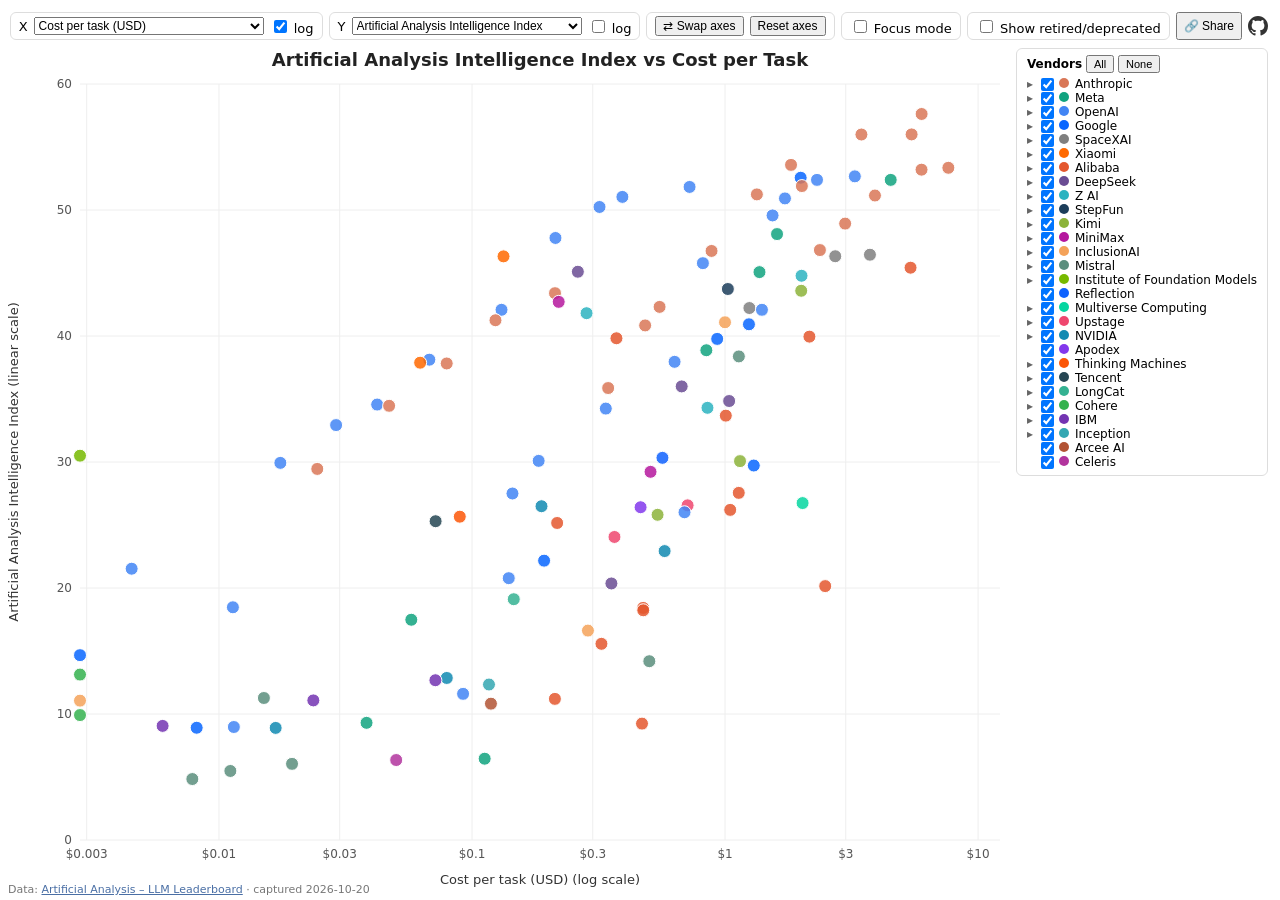
<file: index.html>
<!doctype html>
<html lang="en">
<head>
  <meta charset="utf-8">
  <meta name="viewport" content="width=device-width, initial-scale=1">
  <title>AI Model Explorer</title>
  <link rel="stylesheet" href="aa-plot.css">
</head>
<body>
  <!-- Chart (SVG is drawn here by aa-plot.js) -->
  <div id="plot"></div>

  <!-- Hover tooltip -->
  <div id="tip"></div>

  <!-- Vendor / model legend -->
  <div id="leg"></div>

  <!-- Data source note (filled by aa-plot.js from AA_DATA) -->
  <div id="src"></div>

  <!-- Toolbar -->
  <div id="bar">
    <span>
      X <select id="xsel" autocomplete="off"></select>
      <label><input type="checkbox" id="xlog" checked autocomplete="off"> log</label>
    </span>
    <span>
      Y <select id="ysel" autocomplete="off"></select>
      <label><input type="checkbox" id="ylog" autocomplete="off"> log</label>
    </span>
    <span>
      <button id="axswap" title="Swap X and Y (columns and log settings)">⇄ Swap axes</button>
      <button id="axreset" title="Reset X/Y to cost (log) vs intelligence">Reset axes</button>
    </span>
    <button id="legsw" title="Show or hide the vendor list">Vendors ▾</button>
    <span>
      <label><input type="checkbox" id="focussw" autocomplete="off"> Focus mode</label>
    </span>
    <span>
      <label title="Include models the leaderboard deprecated or no longer lists (shown hollow, with their last known values)"><input type="checkbox" id="oldsw" autocomplete="off"> Show retired/deprecated</label>
    </span>
    <button id="share" title="Copy a link to this view (axes, vendors, families and options)">🔗 Share</button>
    <a id="repo" href="https://github.com/xavierhd/AI-model-explorer" target="_blank" rel="noopener" title="Source code on GitHub" aria-label="Source code on GitHub">
      <svg viewBox="0 0 16 16" width="20" height="20" aria-hidden="true">
        <path fill="currentColor" d="M8 0C3.58 0 0 3.58 0 8c0 3.54 2.29 6.53 5.47 7.59.4.07.55-.17.55-.38 0-.19-.01-.82-.01-1.49-2.01.37-2.53-.49-2.69-.94-.09-.23-.48-.94-.82-1.13-.28-.15-.68-.52-.01-.53.63-.01 1.08.58 1.23.82.72 1.21 1.87.87 2.33.66.07-.52.28-.87.51-1.07-1.78-.2-3.64-.89-3.64-3.95 0-.87.31-1.59.82-2.15-.08-.2-.36-1.02.08-2.12 0 0 .67-.21 2.2.82.64-.18 1.32-.27 2-.27.68 0 1.36.09 2 .27 1.53-1.04 2.2-.82 2.2-.82.44 1.1.16 1.92.08 2.12.51.56.82 1.27.82 2.15 0 3.07-1.87 3.75-3.65 3.95.29.25.54.73.54 1.48 0 1.07-.01 1.93-.01 2.2 0 .21.15.46.55.38A8.013 8.013 0 0016 8c0-4.42-3.58-8-8-8z"/>
      </svg>
    </a>
  </div>

  <script src="aa-data.js"></script>
  <script src="aa-plot.js"></script>
</body>
</html>
</file>
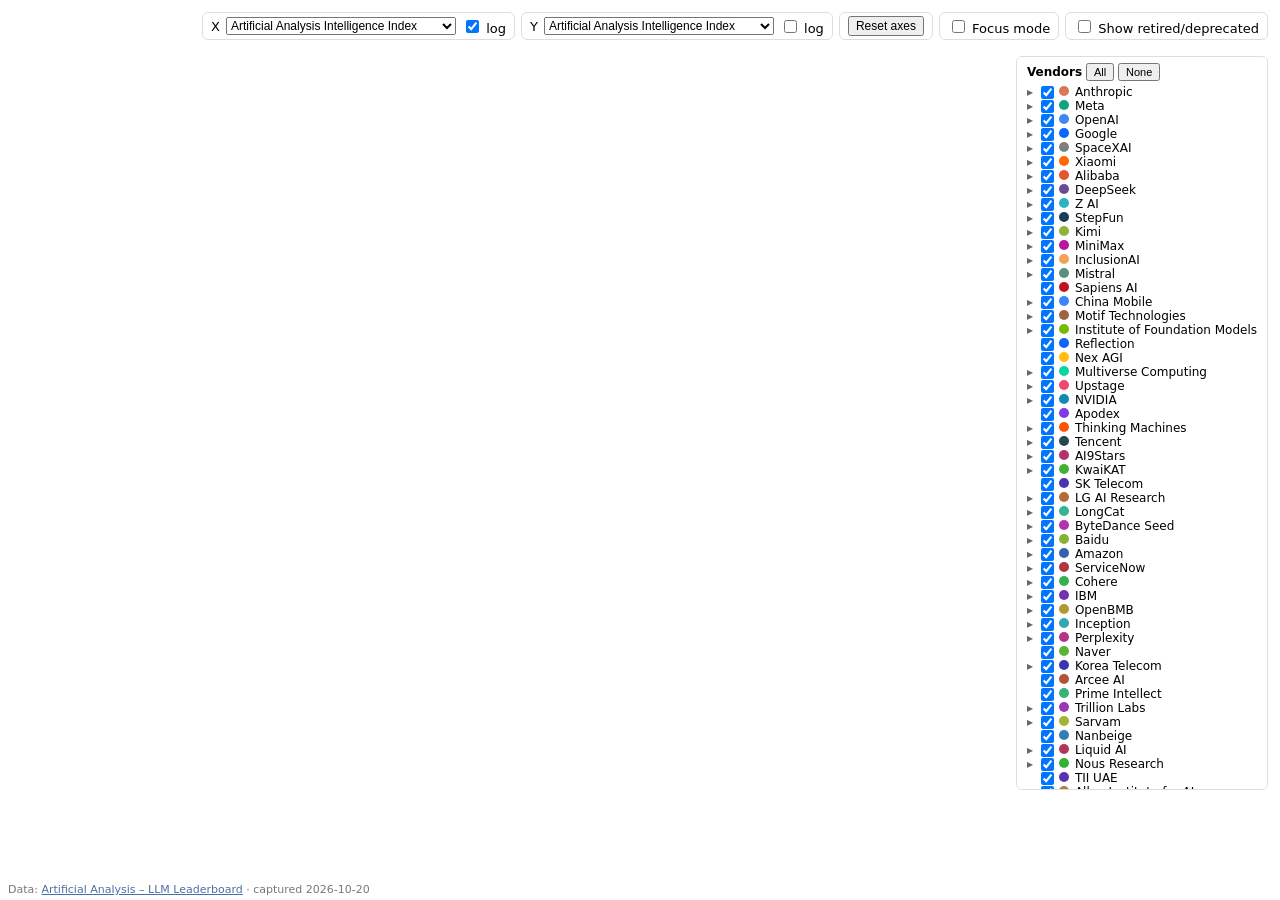
<file: intelligence-vs-cost.html>
<!doctype html>
<html lang="en">
<head>
  <meta charset="utf-8">
  <meta name="viewport" content="width=device-width, initial-scale=1">
  <title>AI Model Explorer</title>
  <link rel="stylesheet" href="aa-plot.css">
</head>
<body>
  <!-- Chart (SVG is drawn here by aa-plot.js) -->
  <div id="plot"></div>

  <!-- Hover tooltip -->
  <div id="tip"></div>

  <!-- Vendor / model legend -->
  <div id="leg"></div>

  <!-- Data source note (filled by aa-plot.js from AA_DATA) -->
  <div id="src"></div>

  <!-- Toolbar -->
  <div id="bar">
    <span>
      X <select id="xsel" autocomplete="off"></select>
      <label><input type="checkbox" id="xlog" checked autocomplete="off"> log</label>
    </span>
    <span>
      Y <select id="ysel" autocomplete="off"></select>
      <label><input type="checkbox" id="ylog" autocomplete="off"> log</label>
    </span>
    <span>
      <button id="axreset" title="Reset X/Y to cost (log) vs intelligence">Reset axes</button>
    </span>
    <span>
      <label><input type="checkbox" id="focussw" autocomplete="off"> Focus mode</label>
    </span>
    <span>
      <label title="Include models the leaderboard deprecated or no longer lists (shown hollow, with their last known values)"><input type="checkbox" id="oldsw" autocomplete="off"> Show retired/deprecated</label>
    </span>
  </div>

  <script src="aa-data.js"></script>
  <script src="aa-plot.js"></script>
</body>
</html>
</file>
<file: aa-plot.css>
/* AI Model Explorer – styles */

/* ------------------------------------------------------------------ */
/* Page                                                                */
/* ------------------------------------------------------------------ */

html,
body {
  margin: 0;
  height: 100%;
  overflow: hidden;
  background: #fff;
  font-family: system-ui, sans-serif;
}

/* ------------------------------------------------------------------ */
/* Chart                                                               */
/* ------------------------------------------------------------------ */

#plot {
  position: fixed;
  inset: 0;
}

svg {
  display: block;
  width: 100%;
  height: 100%;
}

.ax text {
  font-size: 12px;
  fill: #555;
}

.grid line {
  stroke: #eee;
}

/* Data point */
.dot {
  stroke: #fff;
  stroke-width: 1;
  cursor: pointer;
}

/* Retired or deprecated model: hollow, dashed outline */
.dot.old {
  fill-opacity: 0.25;
  stroke-dasharray: 2 1.5;
  stroke-width: 1.5;
}

/* Data point under the cursor (overrides the focus-mode vendor ring) */
.dot.hl {
  stroke: #000 !important;
  stroke-width: 2.5 !important;
}

/* ------------------------------------------------------------------ */
/* Tooltip                                                             */
/* ------------------------------------------------------------------ */

#tip {
  position: fixed;
  display: none;
  max-width: 440px;
  padding: 8px 10px;
  border-radius: 6px;
  background: rgba(20, 20, 20, 0.92);
  color: #fff;
  font-size: 13px;
  line-height: 1.45;
  pointer-events: none;
}

/* Caveat for retired or deprecated models */
#tip .caveat {
  color: #ffb454;
}

/* ------------------------------------------------------------------ */
/* Data source note                                                    */
/* ------------------------------------------------------------------ */

#src {
  position: fixed;
  left: 8px;
  bottom: 4px;
  font-size: 11px;
  color: #777;
}

#src a {
  color: #4a6fa5;
}

/* ------------------------------------------------------------------ */
/* Toolbar                                                           */
/* ------------------------------------------------------------------ */

#bar {
  position: fixed;
  top: 12px;
  right: 12px;
  display: flex;
  flex-wrap: wrap;
  justify-content: flex-end;
  gap: 6px;
  font-size: 13px;
}

#bar > span {
  display: flex;
  align-items: center;
  gap: 6px;
  padding: 3px 8px;
  border: 1px solid #ddd;
  border-radius: 6px;
  background: #fff;
  white-space: nowrap;
}

#bar label {
  cursor: pointer;
  user-select: none;
}

#bar select {
  max-width: 230px;
  font-size: 12px;
}

/* GitHub repository link */
#repo {
  display: flex;
  align-items: center;
  color: #333;
}

#repo:hover {
  color: #000;
}

#bar button {
  font-size: 12px;
  cursor: pointer;
}

/* ------------------------------------------------------------------ */
/* Legend (top and max-height are set by aa-plot.js)                   */
/* ------------------------------------------------------------------ */

#leg {
  position: fixed;
  top: 56px;
  right: 12px;
  max-width: 260px;
  max-height: 80vh;
  overflow: auto;
  padding: 6px 10px;
  border: 1px solid #ddd;
  border-radius: 6px;
  background: rgba(255, 255, 255, 0.9);
  font-size: 12px;
}

/* Entries without data for the chosen columns */
#leg [hidden] {
  display: none !important;
}

#leg button {
  margin: 0 0 4px;
  padding: 1px 6px;
  font-size: 11px;
  cursor: pointer;
}

#leg label {
  display: block;
  white-space: nowrap;
  cursor: pointer;
}

#leg label.off {
  opacity: 0.4;
}

#leg input {
  margin: 0 5px 0 0;
  vertical-align: middle;
}

/* Color swatch */
#leg i {
  display: inline-block;
  width: 10px;
  height: 10px;
  margin-right: 6px;
  border-radius: 50%;
}

/* Vendor row */
#leg .vend {
  white-space: nowrap;
}

#leg .vend > label {
  display: inline;
}

#leg .vend.off > label {
  opacity: 0.4;
}

/* Expand/collapse arrow */
#leg .tg {
  display: inline-block;
  width: 14px;
  color: #666;
  cursor: pointer;
}

/* Model family list under a vendor */
#leg .fams {
  margin: 1px 0 4px 30px;
  font-size: 11px;
}

#leg .fams label.off {
  opacity: 0.4;
}

/* Family color swatch (shown in focus mode) */
#leg .fs {
  width: 9px;
  height: 9px;
  margin-right: 4px;
}

/* Vendor list toggle (narrow screens only) */
#legsw {
  display: none;
}

/* ------------------------------------------------------------------ */
/* Phones, upright or sideways (must match narrowScreen in aa-plot.js) */
/* ------------------------------------------------------------------ */

@media (max-width: 700px), (max-height: 500px) {
  #bar {
    left: 8px;
    right: 8px;
    top: 8px;
    justify-content: flex-start;
    gap: 4px;
  }

  #bar > span {
    padding: 2px 6px;
    white-space: normal;
  }

  #bar select {
    max-width: 38vw;
  }

  #legsw {
    display: block;
  }

  /* The legend is a drop-down over the chart, opened with the Vendors button */
  #leg {
    display: none;
    right: 8px;
    left: 8px;
    max-width: none;
    background: rgba(255, 255, 255, 0.97);
    font-size: 14px;
  }

  #leg.open {
    display: block;
  }

  #leg label {
    padding: 3px 0;
  }

  #tip {
    max-width: calc(100vw - 16px);
    box-sizing: border-box;
  }

  #src {
    font-size: 10px;
  }
}
</file>
